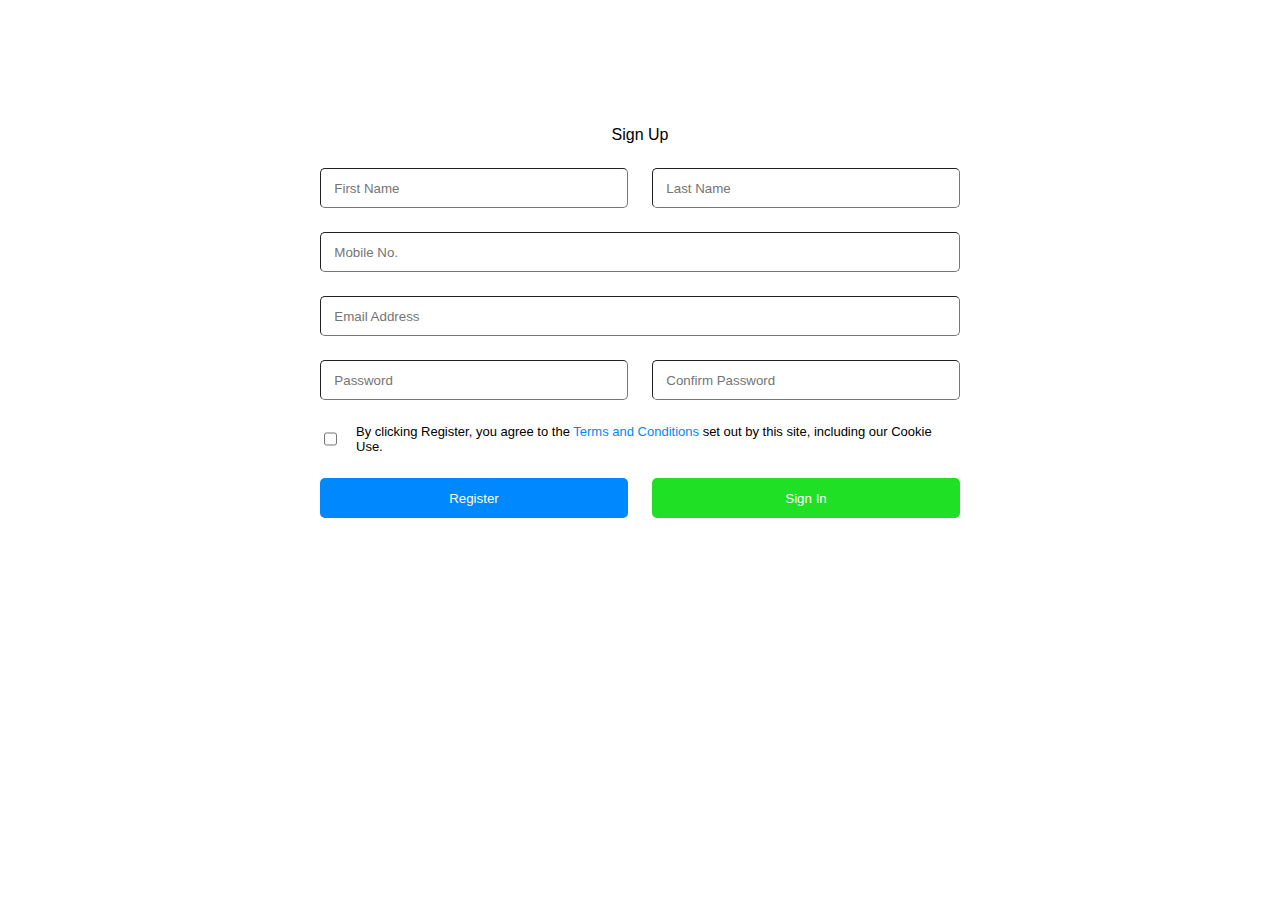
<file: hw1/index.html>
<!DOCTYPE html>
<html lang="en">
<head>
    <meta charset="UTF-8">
    <meta http-equiv="X-UA-Compatible" content="IE=edge">
    <meta name="viewport" content="width=device-width, initial-scale=1.0">
    <title>Document</title>
    <link rel="stylesheet" href="styles.css">
</head>
<body>
    <form class="container" action="">
        <legend class="cross-cols">Sign Up</legend>
        <input type="text" placeholder="First Name">
        <input type="text" placeholder="Last Name">
        <input type="tel" class="cross-cols" placeholder="Mobile No.">
        <input type="email" class="cross-cols" placeholder="Email Address">
        <input type="password" placeholder="Password">
        <input type="password" placeholder="Confirm Password">
        <div class="cross-cols stretch-cols">
            <input type="checkbox" name="" id="">
            <p class="text-m">By clicking Register, you agree to the <a href="" class="primary-text">Terms and Conditions</a> set out by this site, including our Cookie Use.</p>
        </div>
        <button class="primary">Register</button>
        <button class="success">Sign In</button>
    </form>
</body>
</html>
</file>
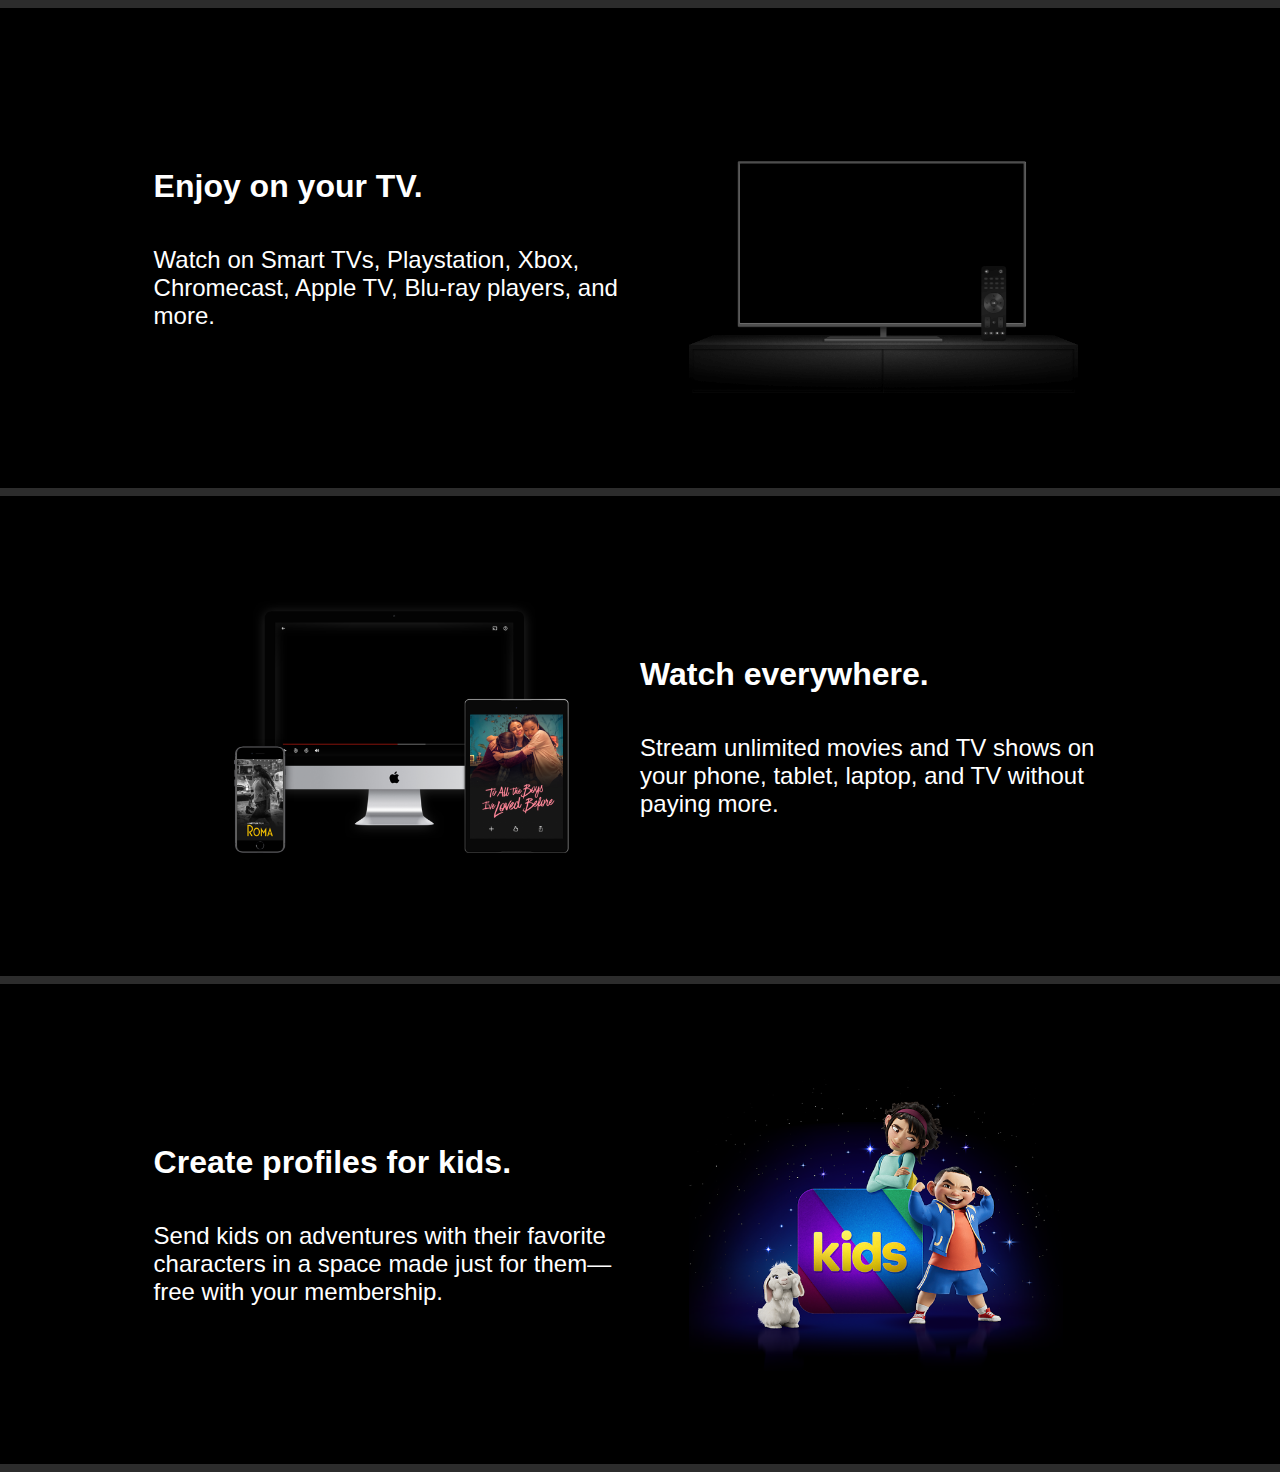
<file: hw2/index.html>
<!DOCTYPE html>
<html lang="en">
<head>
    <meta charset="UTF-8">
    <meta http-equiv="X-UA-Compatible" content="IE=edge">
    <meta name="viewport" content="width=device-width, initial-scale=1.0">
    <title>Document</title>
    <link rel="stylesheet" href="styles.css">
</head>
<body>
    <div class="list">
        <div class="list__item list__item--text-left">
            <div class="text-group">
                <h1>Enjoy on your TV.</h1>
                <h2>Watch on Smart TVs, Playstation, Xbox, Chromecast, Apple TV, Blu-ray players, and more.</h2>
            </div>
            <div class="img-group">
                <img src="assets/tv.png" alt="">
            </div>
        </div>
        <div class="list__item list__item--text-right">
            <div class="text-group">
                <h1>Watch everywhere.</h1>
                <h2>Stream unlimited movies and TV shows on your phone, tablet, laptop, and TV without paying more.</h2>
            </div>
            <div class="img-group">
                <img src="assets/device-pile.png" alt="">
            </div>
        </div>
        <div class="list__item list__item--text-left">
            <div class="text-group">
                <div class="text-group">
                    <h1>Create profiles for kids.</h1>
                    <h2>Send kids on adventures with their favorite characters in a space made just for them—free with your membership.</h2>
                </div>
            </div>
            <div class="img-group">
                <img src="assets/kids.png" alt="">
            </div>
        </div>
    </div>
</body>
</html>
</file>
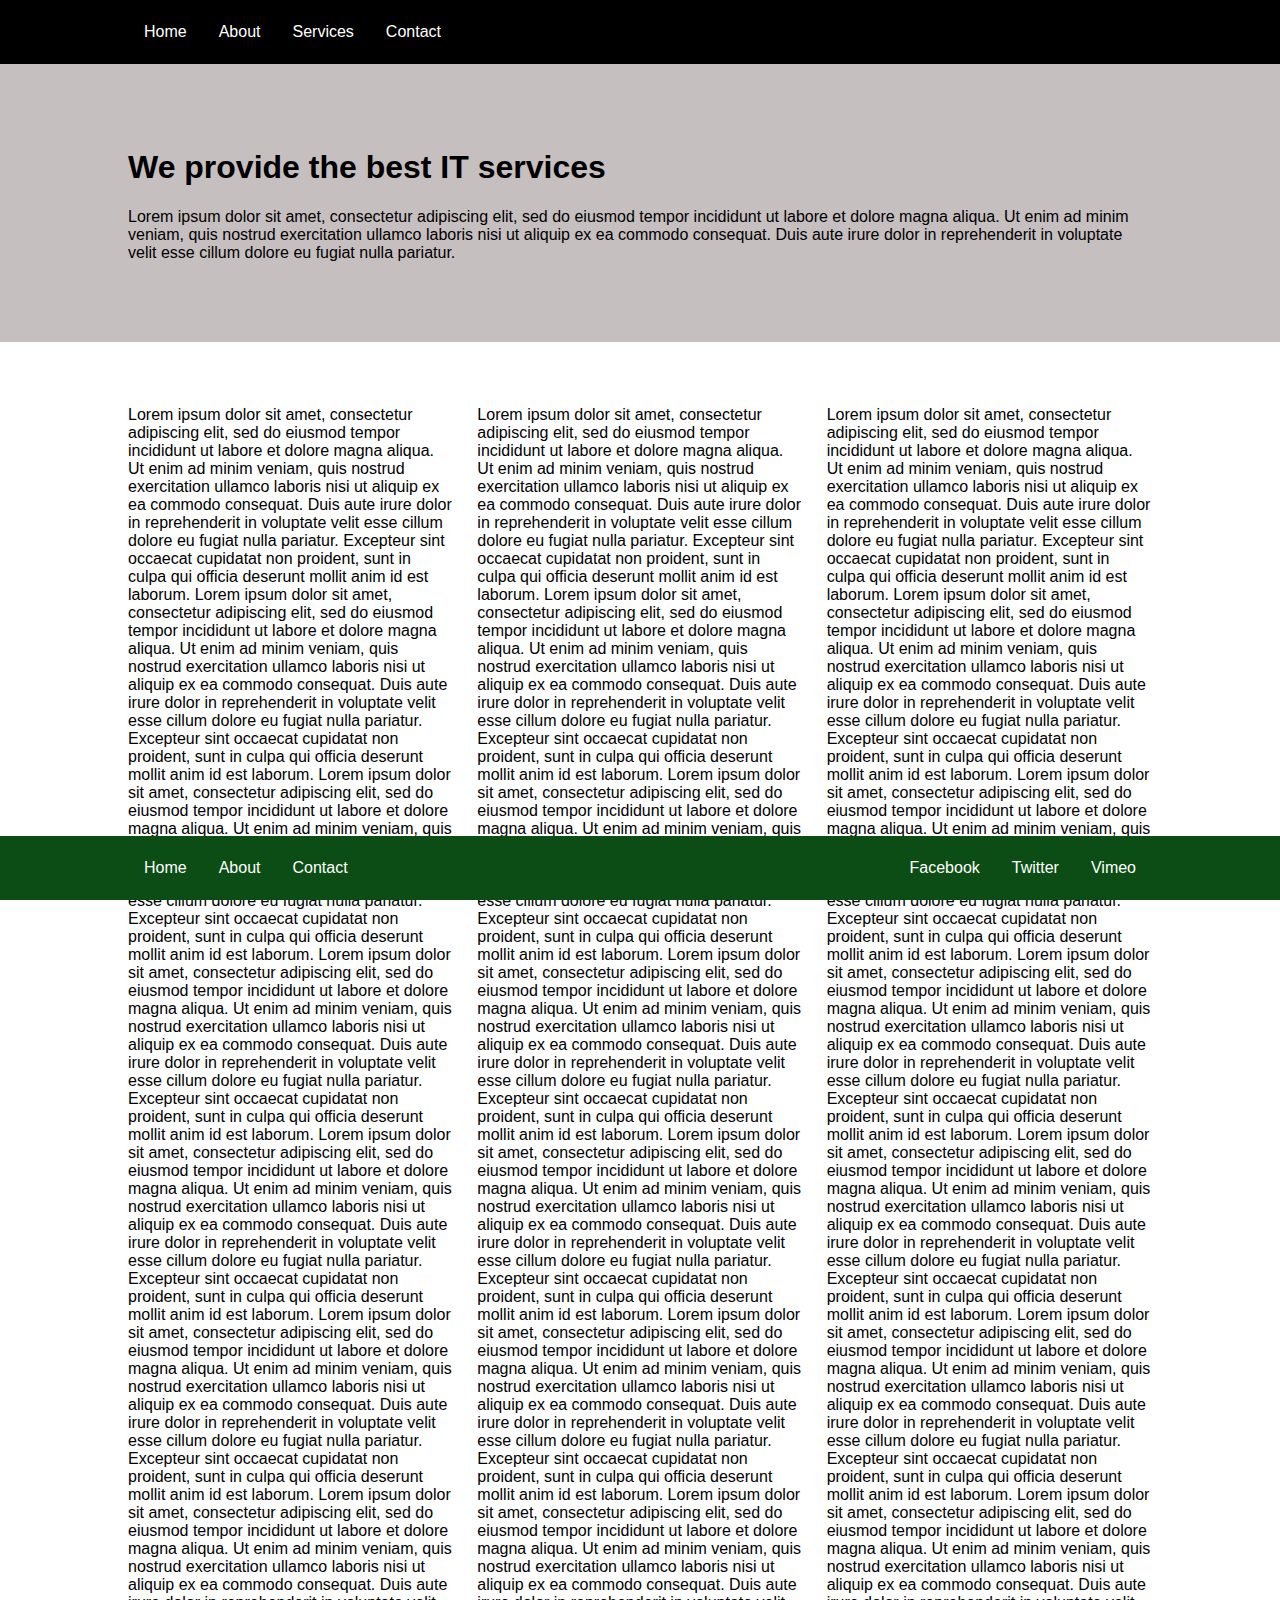
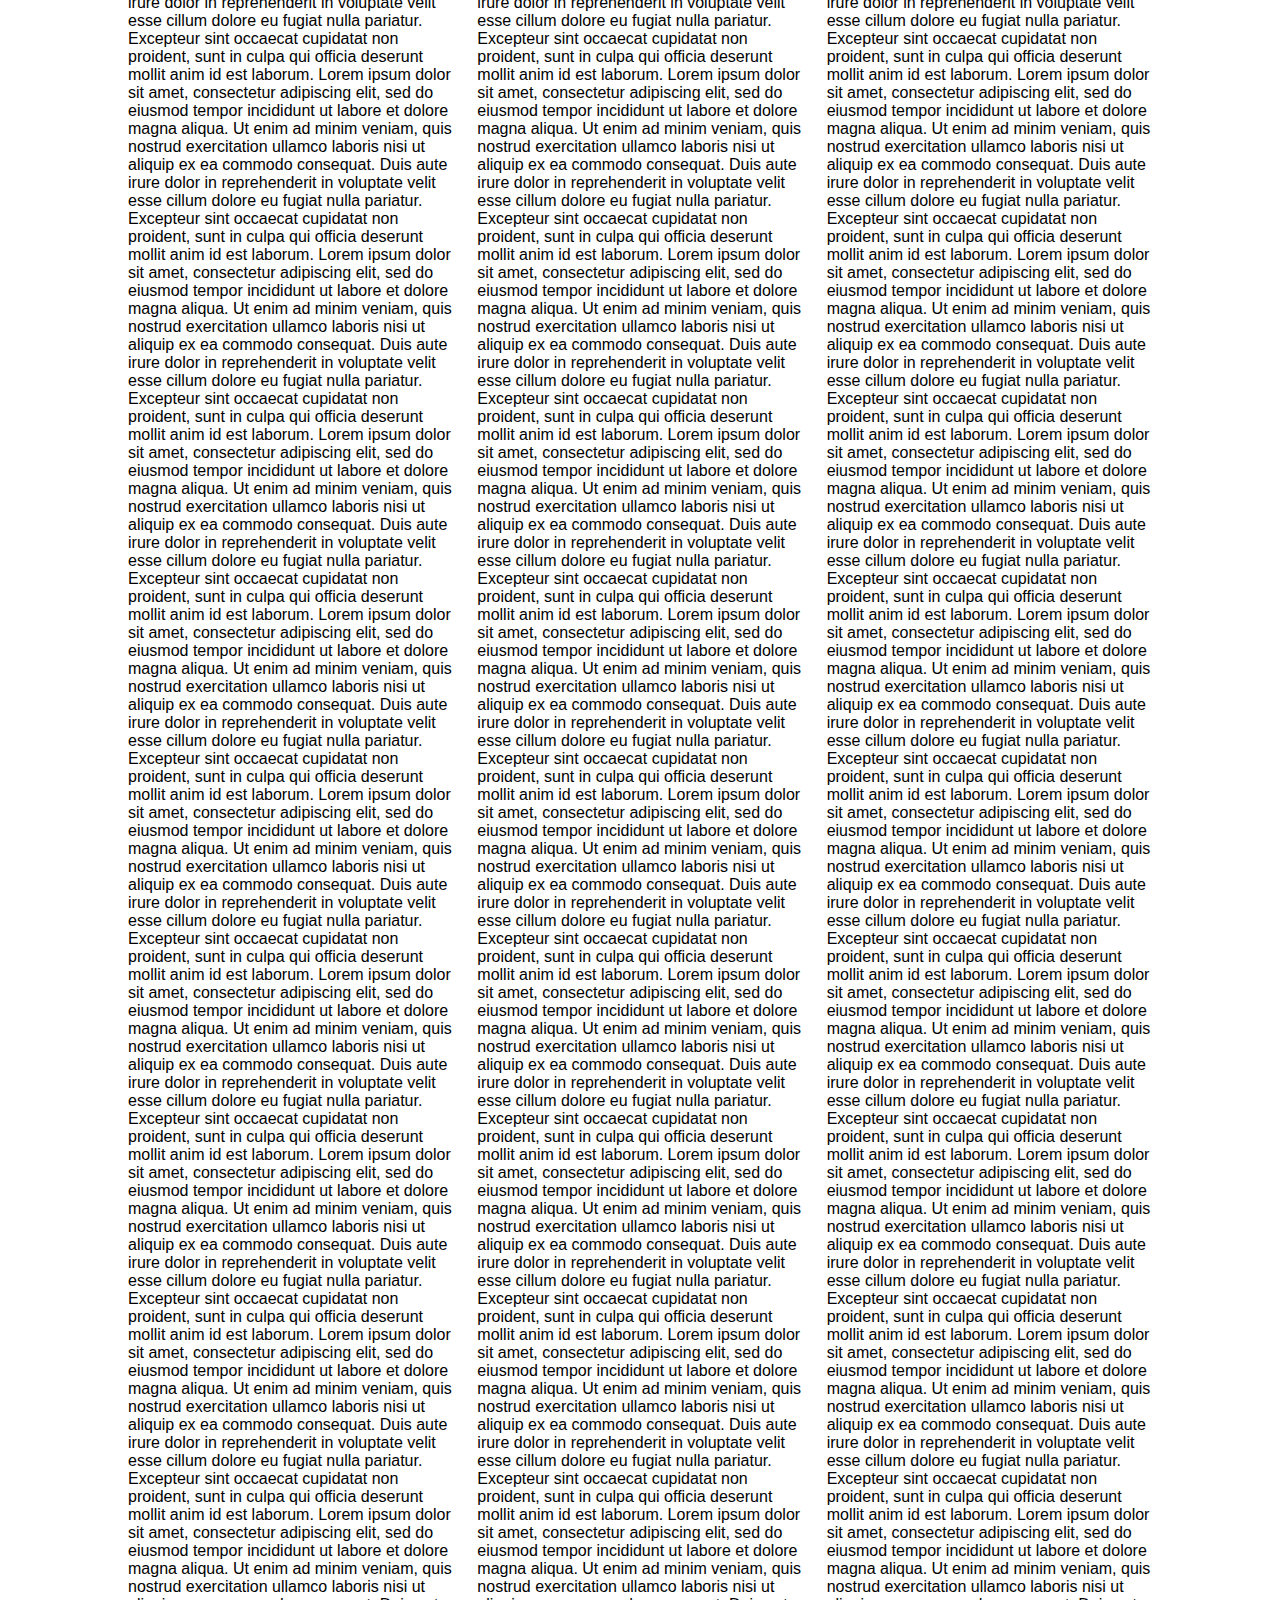
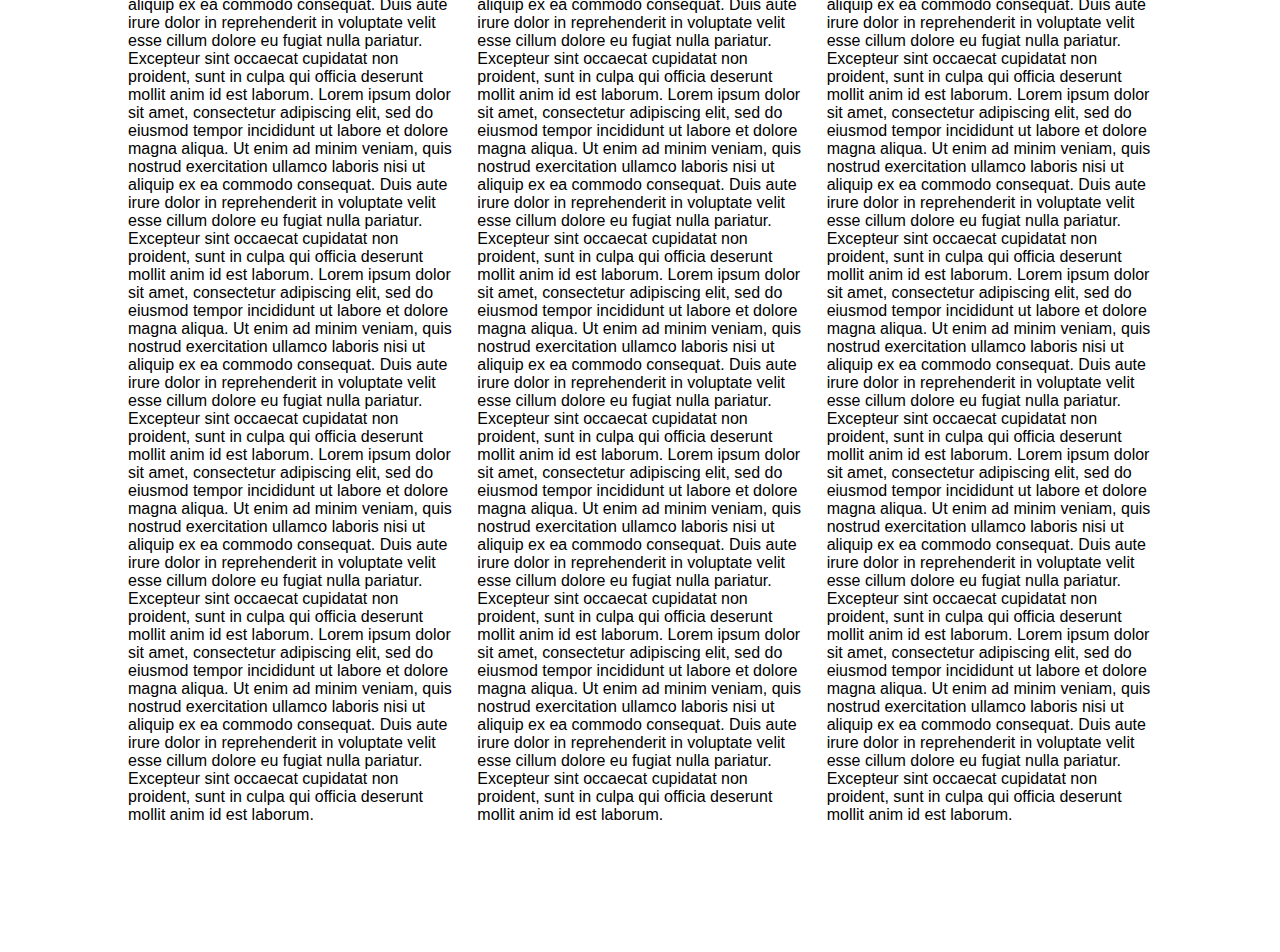
<file: hw3/index.html>
<!DOCTYPE html>
<html lang="en">
<head>
    <meta charset="UTF-8">
    <meta http-equiv="X-UA-Compatible" content="IE=edge">
    <meta name="viewport" content="width=device-width, initial-scale=1.0">
    <title>Document</title>
    <link rel="stylesheet" href="styles.css">
</head>
<body>
    <nav>
        <ul class="navbar">
            <li><a href="#">Home</a></li>
            <li><a href="#">About</a></li>
            <li><a href="#">Services</a></li>
            <li><a href="#">Contact</a></li>
        </ul>
    </nav>
    <div class="head-display">
        <h1>We provide the best IT services</h1>
        <p>Lorem ipsum dolor sit amet, consectetur adipiscing elit, sed do eiusmod tempor incididunt ut labore et dolore magna aliqua. Ut enim ad minim veniam, quis nostrud exercitation ullamco laboris nisi ut aliquip ex ea commodo consequat. Duis aute irure dolor in reprehenderit in voluptate velit esse cillum dolore eu fugiat nulla pariatur.</p>
    </div>
    <div class="content-display">
        <p>Lorem ipsum dolor sit amet, consectetur adipiscing elit, sed do eiusmod tempor incididunt ut labore et dolore magna aliqua. Ut enim ad minim veniam, quis nostrud exercitation ullamco laboris nisi ut aliquip ex ea commodo consequat. Duis aute irure dolor in reprehenderit in voluptate velit esse cillum dolore eu fugiat nulla pariatur. Excepteur sint occaecat cupidatat non proident, sunt in culpa qui officia deserunt mollit anim id est laborum. Lorem ipsum dolor sit amet, consectetur adipiscing elit, sed do eiusmod tempor incididunt ut labore et dolore magna aliqua. Ut enim ad minim veniam, quis nostrud exercitation ullamco laboris nisi ut aliquip ex ea commodo consequat. Duis aute irure dolor in reprehenderit in voluptate velit esse cillum dolore eu fugiat nulla pariatur. Excepteur sint occaecat cupidatat non proident, sunt in culpa qui officia deserunt mollit anim id est laborum. Lorem ipsum dolor sit amet, consectetur adipiscing elit, sed do eiusmod tempor incididunt ut labore et dolore magna aliqua. Ut enim ad minim veniam, quis nostrud exercitation ullamco laboris nisi ut aliquip ex ea commodo consequat. Duis aute irure dolor in reprehenderit in voluptate velit esse cillum dolore eu fugiat nulla pariatur. Excepteur sint occaecat cupidatat non proident, sunt in culpa qui officia deserunt mollit anim id est laborum. Lorem ipsum dolor sit amet, consectetur adipiscing elit, sed do eiusmod tempor incididunt ut labore et dolore magna aliqua. Ut enim ad minim veniam, quis nostrud exercitation ullamco laboris nisi ut aliquip ex ea commodo consequat. Duis aute irure dolor in reprehenderit in voluptate velit esse cillum dolore eu fugiat nulla pariatur. Excepteur sint occaecat cupidatat non proident, sunt in culpa qui officia deserunt mollit anim id est laborum. Lorem ipsum dolor sit amet, consectetur adipiscing elit, sed do eiusmod tempor incididunt ut labore et dolore magna aliqua. Ut enim ad minim veniam, quis nostrud exercitation ullamco laboris nisi ut aliquip ex ea commodo consequat. Duis aute irure dolor in reprehenderit in voluptate velit esse cillum dolore eu fugiat nulla pariatur. Excepteur sint occaecat cupidatat non proident, sunt in culpa qui officia deserunt mollit anim id est laborum. Lorem ipsum dolor sit amet, consectetur adipiscing elit, sed do eiusmod tempor incididunt ut labore et dolore magna aliqua. Ut enim ad minim veniam, quis nostrud exercitation ullamco laboris nisi ut aliquip ex ea commodo consequat. Duis aute irure dolor in reprehenderit in voluptate velit esse cillum dolore eu fugiat nulla pariatur. Excepteur sint occaecat cupidatat non proident, sunt in culpa qui officia deserunt mollit anim id est laborum. Lorem ipsum dolor sit amet, consectetur adipiscing elit, sed do eiusmod tempor incididunt ut labore et dolore magna aliqua. Ut enim ad minim veniam, quis nostrud exercitation ullamco laboris nisi ut aliquip ex ea commodo consequat. Duis aute irure dolor in reprehenderit in voluptate velit esse cillum dolore eu fugiat nulla pariatur. Excepteur sint occaecat cupidatat non proident, sunt in culpa qui officia deserunt mollit anim id est laborum. Lorem ipsum dolor sit amet, consectetur adipiscing elit, sed do eiusmod tempor incididunt ut labore et dolore magna aliqua. Ut enim ad minim veniam, quis nostrud exercitation ullamco laboris nisi ut aliquip ex ea commodo consequat. Duis aute irure dolor in reprehenderit in voluptate velit esse cillum dolore eu fugiat nulla pariatur. Excepteur sint occaecat cupidatat non proident, sunt in culpa qui officia deserunt mollit anim id est laborum. Lorem ipsum dolor sit amet, consectetur adipiscing elit, sed do eiusmod tempor incididunt ut labore et dolore magna aliqua. Ut enim ad minim veniam, quis nostrud exercitation ullamco laboris nisi ut aliquip ex ea commodo consequat. Duis aute irure dolor in reprehenderit in voluptate velit esse cillum dolore eu fugiat nulla pariatur. Excepteur sint occaecat cupidatat non proident, sunt in culpa qui officia deserunt mollit anim id est laborum. Lorem ipsum dolor sit amet, consectetur adipiscing elit, sed do eiusmod tempor incididunt ut labore et dolore magna aliqua. Ut enim ad minim veniam, quis nostrud exercitation ullamco laboris nisi ut aliquip ex ea commodo consequat. Duis aute irure dolor in reprehenderit in voluptate velit esse cillum dolore eu fugiat nulla pariatur. Excepteur sint occaecat cupidatat non proident, sunt in culpa qui officia deserunt mollit anim id est laborum. Lorem ipsum dolor sit amet, consectetur adipiscing elit, sed do eiusmod tempor incididunt ut labore et dolore magna aliqua. Ut enim ad minim veniam, quis nostrud exercitation ullamco laboris nisi ut aliquip ex ea commodo consequat. Duis aute irure dolor in reprehenderit in voluptate velit esse cillum dolore eu fugiat nulla pariatur. Excepteur sint occaecat cupidatat non proident, sunt in culpa qui officia deserunt mollit anim id est laborum. Lorem ipsum dolor sit amet, consectetur adipiscing elit, sed do eiusmod tempor incididunt ut labore et dolore magna aliqua. Ut enim ad minim veniam, quis nostrud exercitation ullamco laboris nisi ut aliquip ex ea commodo consequat. Duis aute irure dolor in reprehenderit in voluptate velit esse cillum dolore eu fugiat nulla pariatur. Excepteur sint occaecat cupidatat non proident, sunt in culpa qui officia deserunt mollit anim id est laborum. Lorem ipsum dolor sit amet, consectetur adipiscing elit, sed do eiusmod tempor incididunt ut labore et dolore magna aliqua. Ut enim ad minim veniam, quis nostrud exercitation ullamco laboris nisi ut aliquip ex ea commodo consequat. Duis aute irure dolor in reprehenderit in voluptate velit esse cillum dolore eu fugiat nulla pariatur. Excepteur sint occaecat cupidatat non proident, sunt in culpa qui officia deserunt mollit anim id est laborum. Lorem ipsum dolor sit amet, consectetur adipiscing elit, sed do eiusmod tempor incididunt ut labore et dolore magna aliqua. Ut enim ad minim veniam, quis nostrud exercitation ullamco laboris nisi ut aliquip ex ea commodo consequat. Duis aute irure dolor in reprehenderit in voluptate velit esse cillum dolore eu fugiat nulla pariatur. Excepteur sint occaecat cupidatat non proident, sunt in culpa qui officia deserunt mollit anim id est laborum. Lorem ipsum dolor sit amet, consectetur adipiscing elit, sed do eiusmod tempor incididunt ut labore et dolore magna aliqua. Ut enim ad minim veniam, quis nostrud exercitation ullamco laboris nisi ut aliquip ex ea commodo consequat. Duis aute irure dolor in reprehenderit in voluptate velit esse cillum dolore eu fugiat nulla pariatur. Excepteur sint occaecat cupidatat non proident, sunt in culpa qui officia deserunt mollit anim id est laborum. Lorem ipsum dolor sit amet, consectetur adipiscing elit, sed do eiusmod tempor incididunt ut labore et dolore magna aliqua. Ut enim ad minim veniam, quis nostrud exercitation ullamco laboris nisi ut aliquip ex ea commodo consequat. Duis aute irure dolor in reprehenderit in voluptate velit esse cillum dolore eu fugiat nulla pariatur. Excepteur sint occaecat cupidatat non proident, sunt in culpa qui officia deserunt mollit anim id est laborum. Lorem ipsum dolor sit amet, consectetur adipiscing elit, sed do eiusmod tempor incididunt ut labore et dolore magna aliqua. Ut enim ad minim veniam, quis nostrud exercitation ullamco laboris nisi ut aliquip ex ea commodo consequat. Duis aute irure dolor in reprehenderit in voluptate velit esse cillum dolore eu fugiat nulla pariatur. Excepteur sint occaecat cupidatat non proident, sunt in culpa qui officia deserunt mollit anim id est laborum. Lorem ipsum dolor sit amet, consectetur adipiscing elit, sed do eiusmod tempor incididunt ut labore et dolore magna aliqua. Ut enim ad minim veniam, quis nostrud exercitation ullamco laboris nisi ut aliquip ex ea commodo consequat. Duis aute irure dolor in reprehenderit in voluptate velit esse cillum dolore eu fugiat nulla pariatur. Excepteur sint occaecat cupidatat non proident, sunt in culpa qui officia deserunt mollit anim id est laborum. Lorem ipsum dolor sit amet, consectetur adipiscing elit, sed do eiusmod tempor incididunt ut labore et dolore magna aliqua. Ut enim ad minim veniam, quis nostrud exercitation ullamco laboris nisi ut aliquip ex ea commodo consequat. Duis aute irure dolor in reprehenderit in voluptate velit esse cillum dolore eu fugiat nulla pariatur. Excepteur sint occaecat cupidatat non proident, sunt in culpa qui officia deserunt mollit anim id est laborum. Lorem ipsum dolor sit amet, consectetur adipiscing elit, sed do eiusmod tempor incididunt ut labore et dolore magna aliqua. Ut enim ad minim veniam, quis nostrud exercitation ullamco laboris nisi ut aliquip ex ea commodo consequat. Duis aute irure dolor in reprehenderit in voluptate velit esse cillum dolore eu fugiat nulla pariatur. Excepteur sint occaecat cupidatat non proident, sunt in culpa qui officia deserunt mollit anim id est laborum.</p>
        <p>Lorem ipsum dolor sit amet, consectetur adipiscing elit, sed do eiusmod tempor incididunt ut labore et dolore magna aliqua. Ut enim ad minim veniam, quis nostrud exercitation ullamco laboris nisi ut aliquip ex ea commodo consequat. Duis aute irure dolor in reprehenderit in voluptate velit esse cillum dolore eu fugiat nulla pariatur. Excepteur sint occaecat cupidatat non proident, sunt in culpa qui officia deserunt mollit anim id est laborum. Lorem ipsum dolor sit amet, consectetur adipiscing elit, sed do eiusmod tempor incididunt ut labore et dolore magna aliqua. Ut enim ad minim veniam, quis nostrud exercitation ullamco laboris nisi ut aliquip ex ea commodo consequat. Duis aute irure dolor in reprehenderit in voluptate velit esse cillum dolore eu fugiat nulla pariatur. Excepteur sint occaecat cupidatat non proident, sunt in culpa qui officia deserunt mollit anim id est laborum. Lorem ipsum dolor sit amet, consectetur adipiscing elit, sed do eiusmod tempor incididunt ut labore et dolore magna aliqua. Ut enim ad minim veniam, quis nostrud exercitation ullamco laboris nisi ut aliquip ex ea commodo consequat. Duis aute irure dolor in reprehenderit in voluptate velit esse cillum dolore eu fugiat nulla pariatur. Excepteur sint occaecat cupidatat non proident, sunt in culpa qui officia deserunt mollit anim id est laborum. Lorem ipsum dolor sit amet, consectetur adipiscing elit, sed do eiusmod tempor incididunt ut labore et dolore magna aliqua. Ut enim ad minim veniam, quis nostrud exercitation ullamco laboris nisi ut aliquip ex ea commodo consequat. Duis aute irure dolor in reprehenderit in voluptate velit esse cillum dolore eu fugiat nulla pariatur. Excepteur sint occaecat cupidatat non proident, sunt in culpa qui officia deserunt mollit anim id est laborum. Lorem ipsum dolor sit amet, consectetur adipiscing elit, sed do eiusmod tempor incididunt ut labore et dolore magna aliqua. Ut enim ad minim veniam, quis nostrud exercitation ullamco laboris nisi ut aliquip ex ea commodo consequat. Duis aute irure dolor in reprehenderit in voluptate velit esse cillum dolore eu fugiat nulla pariatur. Excepteur sint occaecat cupidatat non proident, sunt in culpa qui officia deserunt mollit anim id est laborum. Lorem ipsum dolor sit amet, consectetur adipiscing elit, sed do eiusmod tempor incididunt ut labore et dolore magna aliqua. Ut enim ad minim veniam, quis nostrud exercitation ullamco laboris nisi ut aliquip ex ea commodo consequat. Duis aute irure dolor in reprehenderit in voluptate velit esse cillum dolore eu fugiat nulla pariatur. Excepteur sint occaecat cupidatat non proident, sunt in culpa qui officia deserunt mollit anim id est laborum. Lorem ipsum dolor sit amet, consectetur adipiscing elit, sed do eiusmod tempor incididunt ut labore et dolore magna aliqua. Ut enim ad minim veniam, quis nostrud exercitation ullamco laboris nisi ut aliquip ex ea commodo consequat. Duis aute irure dolor in reprehenderit in voluptate velit esse cillum dolore eu fugiat nulla pariatur. Excepteur sint occaecat cupidatat non proident, sunt in culpa qui officia deserunt mollit anim id est laborum. Lorem ipsum dolor sit amet, consectetur adipiscing elit, sed do eiusmod tempor incididunt ut labore et dolore magna aliqua. Ut enim ad minim veniam, quis nostrud exercitation ullamco laboris nisi ut aliquip ex ea commodo consequat. Duis aute irure dolor in reprehenderit in voluptate velit esse cillum dolore eu fugiat nulla pariatur. Excepteur sint occaecat cupidatat non proident, sunt in culpa qui officia deserunt mollit anim id est laborum. Lorem ipsum dolor sit amet, consectetur adipiscing elit, sed do eiusmod tempor incididunt ut labore et dolore magna aliqua. Ut enim ad minim veniam, quis nostrud exercitation ullamco laboris nisi ut aliquip ex ea commodo consequat. Duis aute irure dolor in reprehenderit in voluptate velit esse cillum dolore eu fugiat nulla pariatur. Excepteur sint occaecat cupidatat non proident, sunt in culpa qui officia deserunt mollit anim id est laborum. Lorem ipsum dolor sit amet, consectetur adipiscing elit, sed do eiusmod tempor incididunt ut labore et dolore magna aliqua. Ut enim ad minim veniam, quis nostrud exercitation ullamco laboris nisi ut aliquip ex ea commodo consequat. Duis aute irure dolor in reprehenderit in voluptate velit esse cillum dolore eu fugiat nulla pariatur. Excepteur sint occaecat cupidatat non proident, sunt in culpa qui officia deserunt mollit anim id est laborum. Lorem ipsum dolor sit amet, consectetur adipiscing elit, sed do eiusmod tempor incididunt ut labore et dolore magna aliqua. Ut enim ad minim veniam, quis nostrud exercitation ullamco laboris nisi ut aliquip ex ea commodo consequat. Duis aute irure dolor in reprehenderit in voluptate velit esse cillum dolore eu fugiat nulla pariatur. Excepteur sint occaecat cupidatat non proident, sunt in culpa qui officia deserunt mollit anim id est laborum. Lorem ipsum dolor sit amet, consectetur adipiscing elit, sed do eiusmod tempor incididunt ut labore et dolore magna aliqua. Ut enim ad minim veniam, quis nostrud exercitation ullamco laboris nisi ut aliquip ex ea commodo consequat. Duis aute irure dolor in reprehenderit in voluptate velit esse cillum dolore eu fugiat nulla pariatur. Excepteur sint occaecat cupidatat non proident, sunt in culpa qui officia deserunt mollit anim id est laborum. Lorem ipsum dolor sit amet, consectetur adipiscing elit, sed do eiusmod tempor incididunt ut labore et dolore magna aliqua. Ut enim ad minim veniam, quis nostrud exercitation ullamco laboris nisi ut aliquip ex ea commodo consequat. Duis aute irure dolor in reprehenderit in voluptate velit esse cillum dolore eu fugiat nulla pariatur. Excepteur sint occaecat cupidatat non proident, sunt in culpa qui officia deserunt mollit anim id est laborum. Lorem ipsum dolor sit amet, consectetur adipiscing elit, sed do eiusmod tempor incididunt ut labore et dolore magna aliqua. Ut enim ad minim veniam, quis nostrud exercitation ullamco laboris nisi ut aliquip ex ea commodo consequat. Duis aute irure dolor in reprehenderit in voluptate velit esse cillum dolore eu fugiat nulla pariatur. Excepteur sint occaecat cupidatat non proident, sunt in culpa qui officia deserunt mollit anim id est laborum. Lorem ipsum dolor sit amet, consectetur adipiscing elit, sed do eiusmod tempor incididunt ut labore et dolore magna aliqua. Ut enim ad minim veniam, quis nostrud exercitation ullamco laboris nisi ut aliquip ex ea commodo consequat. Duis aute irure dolor in reprehenderit in voluptate velit esse cillum dolore eu fugiat nulla pariatur. Excepteur sint occaecat cupidatat non proident, sunt in culpa qui officia deserunt mollit anim id est laborum. Lorem ipsum dolor sit amet, consectetur adipiscing elit, sed do eiusmod tempor incididunt ut labore et dolore magna aliqua. Ut enim ad minim veniam, quis nostrud exercitation ullamco laboris nisi ut aliquip ex ea commodo consequat. Duis aute irure dolor in reprehenderit in voluptate velit esse cillum dolore eu fugiat nulla pariatur. Excepteur sint occaecat cupidatat non proident, sunt in culpa qui officia deserunt mollit anim id est laborum. Lorem ipsum dolor sit amet, consectetur adipiscing elit, sed do eiusmod tempor incididunt ut labore et dolore magna aliqua. Ut enim ad minim veniam, quis nostrud exercitation ullamco laboris nisi ut aliquip ex ea commodo consequat. Duis aute irure dolor in reprehenderit in voluptate velit esse cillum dolore eu fugiat nulla pariatur. Excepteur sint occaecat cupidatat non proident, sunt in culpa qui officia deserunt mollit anim id est laborum. Lorem ipsum dolor sit amet, consectetur adipiscing elit, sed do eiusmod tempor incididunt ut labore et dolore magna aliqua. Ut enim ad minim veniam, quis nostrud exercitation ullamco laboris nisi ut aliquip ex ea commodo consequat. Duis aute irure dolor in reprehenderit in voluptate velit esse cillum dolore eu fugiat nulla pariatur. Excepteur sint occaecat cupidatat non proident, sunt in culpa qui officia deserunt mollit anim id est laborum. Lorem ipsum dolor sit amet, consectetur adipiscing elit, sed do eiusmod tempor incididunt ut labore et dolore magna aliqua. Ut enim ad minim veniam, quis nostrud exercitation ullamco laboris nisi ut aliquip ex ea commodo consequat. Duis aute irure dolor in reprehenderit in voluptate velit esse cillum dolore eu fugiat nulla pariatur. Excepteur sint occaecat cupidatat non proident, sunt in culpa qui officia deserunt mollit anim id est laborum. Lorem ipsum dolor sit amet, consectetur adipiscing elit, sed do eiusmod tempor incididunt ut labore et dolore magna aliqua. Ut enim ad minim veniam, quis nostrud exercitation ullamco laboris nisi ut aliquip ex ea commodo consequat. Duis aute irure dolor in reprehenderit in voluptate velit esse cillum dolore eu fugiat nulla pariatur. Excepteur sint occaecat cupidatat non proident, sunt in culpa qui officia deserunt mollit anim id est laborum.</p>
        <p>Lorem ipsum dolor sit amet, consectetur adipiscing elit, sed do eiusmod tempor incididunt ut labore et dolore magna aliqua. Ut enim ad minim veniam, quis nostrud exercitation ullamco laboris nisi ut aliquip ex ea commodo consequat. Duis aute irure dolor in reprehenderit in voluptate velit esse cillum dolore eu fugiat nulla pariatur. Excepteur sint occaecat cupidatat non proident, sunt in culpa qui officia deserunt mollit anim id est laborum. Lorem ipsum dolor sit amet, consectetur adipiscing elit, sed do eiusmod tempor incididunt ut labore et dolore magna aliqua. Ut enim ad minim veniam, quis nostrud exercitation ullamco laboris nisi ut aliquip ex ea commodo consequat. Duis aute irure dolor in reprehenderit in voluptate velit esse cillum dolore eu fugiat nulla pariatur. Excepteur sint occaecat cupidatat non proident, sunt in culpa qui officia deserunt mollit anim id est laborum. Lorem ipsum dolor sit amet, consectetur adipiscing elit, sed do eiusmod tempor incididunt ut labore et dolore magna aliqua. Ut enim ad minim veniam, quis nostrud exercitation ullamco laboris nisi ut aliquip ex ea commodo consequat. Duis aute irure dolor in reprehenderit in voluptate velit esse cillum dolore eu fugiat nulla pariatur. Excepteur sint occaecat cupidatat non proident, sunt in culpa qui officia deserunt mollit anim id est laborum. Lorem ipsum dolor sit amet, consectetur adipiscing elit, sed do eiusmod tempor incididunt ut labore et dolore magna aliqua. Ut enim ad minim veniam, quis nostrud exercitation ullamco laboris nisi ut aliquip ex ea commodo consequat. Duis aute irure dolor in reprehenderit in voluptate velit esse cillum dolore eu fugiat nulla pariatur. Excepteur sint occaecat cupidatat non proident, sunt in culpa qui officia deserunt mollit anim id est laborum. Lorem ipsum dolor sit amet, consectetur adipiscing elit, sed do eiusmod tempor incididunt ut labore et dolore magna aliqua. Ut enim ad minim veniam, quis nostrud exercitation ullamco laboris nisi ut aliquip ex ea commodo consequat. Duis aute irure dolor in reprehenderit in voluptate velit esse cillum dolore eu fugiat nulla pariatur. Excepteur sint occaecat cupidatat non proident, sunt in culpa qui officia deserunt mollit anim id est laborum. Lorem ipsum dolor sit amet, consectetur adipiscing elit, sed do eiusmod tempor incididunt ut labore et dolore magna aliqua. Ut enim ad minim veniam, quis nostrud exercitation ullamco laboris nisi ut aliquip ex ea commodo consequat. Duis aute irure dolor in reprehenderit in voluptate velit esse cillum dolore eu fugiat nulla pariatur. Excepteur sint occaecat cupidatat non proident, sunt in culpa qui officia deserunt mollit anim id est laborum. Lorem ipsum dolor sit amet, consectetur adipiscing elit, sed do eiusmod tempor incididunt ut labore et dolore magna aliqua. Ut enim ad minim veniam, quis nostrud exercitation ullamco laboris nisi ut aliquip ex ea commodo consequat. Duis aute irure dolor in reprehenderit in voluptate velit esse cillum dolore eu fugiat nulla pariatur. Excepteur sint occaecat cupidatat non proident, sunt in culpa qui officia deserunt mollit anim id est laborum. Lorem ipsum dolor sit amet, consectetur adipiscing elit, sed do eiusmod tempor incididunt ut labore et dolore magna aliqua. Ut enim ad minim veniam, quis nostrud exercitation ullamco laboris nisi ut aliquip ex ea commodo consequat. Duis aute irure dolor in reprehenderit in voluptate velit esse cillum dolore eu fugiat nulla pariatur. Excepteur sint occaecat cupidatat non proident, sunt in culpa qui officia deserunt mollit anim id est laborum. Lorem ipsum dolor sit amet, consectetur adipiscing elit, sed do eiusmod tempor incididunt ut labore et dolore magna aliqua. Ut enim ad minim veniam, quis nostrud exercitation ullamco laboris nisi ut aliquip ex ea commodo consequat. Duis aute irure dolor in reprehenderit in voluptate velit esse cillum dolore eu fugiat nulla pariatur. Excepteur sint occaecat cupidatat non proident, sunt in culpa qui officia deserunt mollit anim id est laborum. Lorem ipsum dolor sit amet, consectetur adipiscing elit, sed do eiusmod tempor incididunt ut labore et dolore magna aliqua. Ut enim ad minim veniam, quis nostrud exercitation ullamco laboris nisi ut aliquip ex ea commodo consequat. Duis aute irure dolor in reprehenderit in voluptate velit esse cillum dolore eu fugiat nulla pariatur. Excepteur sint occaecat cupidatat non proident, sunt in culpa qui officia deserunt mollit anim id est laborum. Lorem ipsum dolor sit amet, consectetur adipiscing elit, sed do eiusmod tempor incididunt ut labore et dolore magna aliqua. Ut enim ad minim veniam, quis nostrud exercitation ullamco laboris nisi ut aliquip ex ea commodo consequat. Duis aute irure dolor in reprehenderit in voluptate velit esse cillum dolore eu fugiat nulla pariatur. Excepteur sint occaecat cupidatat non proident, sunt in culpa qui officia deserunt mollit anim id est laborum. Lorem ipsum dolor sit amet, consectetur adipiscing elit, sed do eiusmod tempor incididunt ut labore et dolore magna aliqua. Ut enim ad minim veniam, quis nostrud exercitation ullamco laboris nisi ut aliquip ex ea commodo consequat. Duis aute irure dolor in reprehenderit in voluptate velit esse cillum dolore eu fugiat nulla pariatur. Excepteur sint occaecat cupidatat non proident, sunt in culpa qui officia deserunt mollit anim id est laborum. Lorem ipsum dolor sit amet, consectetur adipiscing elit, sed do eiusmod tempor incididunt ut labore et dolore magna aliqua. Ut enim ad minim veniam, quis nostrud exercitation ullamco laboris nisi ut aliquip ex ea commodo consequat. Duis aute irure dolor in reprehenderit in voluptate velit esse cillum dolore eu fugiat nulla pariatur. Excepteur sint occaecat cupidatat non proident, sunt in culpa qui officia deserunt mollit anim id est laborum. Lorem ipsum dolor sit amet, consectetur adipiscing elit, sed do eiusmod tempor incididunt ut labore et dolore magna aliqua. Ut enim ad minim veniam, quis nostrud exercitation ullamco laboris nisi ut aliquip ex ea commodo consequat. Duis aute irure dolor in reprehenderit in voluptate velit esse cillum dolore eu fugiat nulla pariatur. Excepteur sint occaecat cupidatat non proident, sunt in culpa qui officia deserunt mollit anim id est laborum. Lorem ipsum dolor sit amet, consectetur adipiscing elit, sed do eiusmod tempor incididunt ut labore et dolore magna aliqua. Ut enim ad minim veniam, quis nostrud exercitation ullamco laboris nisi ut aliquip ex ea commodo consequat. Duis aute irure dolor in reprehenderit in voluptate velit esse cillum dolore eu fugiat nulla pariatur. Excepteur sint occaecat cupidatat non proident, sunt in culpa qui officia deserunt mollit anim id est laborum. Lorem ipsum dolor sit amet, consectetur adipiscing elit, sed do eiusmod tempor incididunt ut labore et dolore magna aliqua. Ut enim ad minim veniam, quis nostrud exercitation ullamco laboris nisi ut aliquip ex ea commodo consequat. Duis aute irure dolor in reprehenderit in voluptate velit esse cillum dolore eu fugiat nulla pariatur. Excepteur sint occaecat cupidatat non proident, sunt in culpa qui officia deserunt mollit anim id est laborum. Lorem ipsum dolor sit amet, consectetur adipiscing elit, sed do eiusmod tempor incididunt ut labore et dolore magna aliqua. Ut enim ad minim veniam, quis nostrud exercitation ullamco laboris nisi ut aliquip ex ea commodo consequat. Duis aute irure dolor in reprehenderit in voluptate velit esse cillum dolore eu fugiat nulla pariatur. Excepteur sint occaecat cupidatat non proident, sunt in culpa qui officia deserunt mollit anim id est laborum. Lorem ipsum dolor sit amet, consectetur adipiscing elit, sed do eiusmod tempor incididunt ut labore et dolore magna aliqua. Ut enim ad minim veniam, quis nostrud exercitation ullamco laboris nisi ut aliquip ex ea commodo consequat. Duis aute irure dolor in reprehenderit in voluptate velit esse cillum dolore eu fugiat nulla pariatur. Excepteur sint occaecat cupidatat non proident, sunt in culpa qui officia deserunt mollit anim id est laborum. Lorem ipsum dolor sit amet, consectetur adipiscing elit, sed do eiusmod tempor incididunt ut labore et dolore magna aliqua. Ut enim ad minim veniam, quis nostrud exercitation ullamco laboris nisi ut aliquip ex ea commodo consequat. Duis aute irure dolor in reprehenderit in voluptate velit esse cillum dolore eu fugiat nulla pariatur. Excepteur sint occaecat cupidatat non proident, sunt in culpa qui officia deserunt mollit anim id est laborum. Lorem ipsum dolor sit amet, consectetur adipiscing elit, sed do eiusmod tempor incididunt ut labore et dolore magna aliqua. Ut enim ad minim veniam, quis nostrud exercitation ullamco laboris nisi ut aliquip ex ea commodo consequat. Duis aute irure dolor in reprehenderit in voluptate velit esse cillum dolore eu fugiat nulla pariatur. Excepteur sint occaecat cupidatat non proident, sunt in culpa qui officia deserunt mollit anim id est laborum.</p>
    </div>
    <footer class="footbar">
        <ul class="footbar-group">
            <li><a href="#">Home</a></li>
            <li><a href="#">About</a></li>
            <li><a href="#">Contact</a></li>
        </ul>
        <ul class="footbar-group">
            <li><a href="#">Facebook</a></li>
            <li><a href="#">Twitter</a></li>
            <li><a href="#">Vimeo</a></li>
        </ul>
    </footer>
</body>
</html>
</file>
<file: hw1/styles.css>
:root {
    --primary-color: hsl(208, 100%, 50%);
    --success-color:hsl(122, 76%, 50%);
}


body {
    font-family: 'Segoe UI', Tahoma, Geneva, Verdana, sans-serif;
}

.container {
    display: grid;
    gap: 24px;
    grid-template-columns: repeat(2, 1fr);
    margin: 10% auto;
    align-items: center;
    justify-items: center;
    max-width: 640px;
}

input {
    box-sizing: border-box;
    border-radius: 5px;
    border-width: 1px;
    height: 40px;
    width: 100%;
    padding-left: 1em;
}

input[type="checkbox"] {
    height: unset;
    width: unset;
}

.cross-cols {
    grid-column-start: 1;
    grid-column-end: 3;
}

.stretch-cols {
    display: flex;
    gap: 1em;
}

button {
    border-radius: 5px;
    border-width: 0px;
    height: 40px;
    width: 100%;
    color: white;
}

.primary {
    background-color: var(--primary-color);
}

.success {
    background-color: var(--success-color);
}

.primary-text {
    color: var(--primary-color);
    text-decoration: none;
}

.text-m {
    font-size: small;
    margin: 0;
}
</file>
<file: hw2/styles.css>
:root {
    background-color: #2c2c2c;
    color: white;
}


body {
    font-family: 'Segoe UI', Tahoma, Geneva, Verdana, sans-serif;
    margin: unset;
}

.list__item {
    display: flex;
    margin: 8px 0;;
    padding: 0 12%;
    background-color: black;
    height:480px;
}

.list__item--text-right {
    flex-direction: row-reverse;
}

.list__item--text-left {
    flex-direction: row;
}

.img-group {
    flex: 1 1 50%;
    height: 100%;
}

.text-group {
    flex: 1 1 50%;
    display: flex;
    flex-direction: column;
    justify-content: center;
}

h2 {
    font-weight: 100;
}

img {
    padding: 10%;
    width: 80%;
    height: 80%;
    object-fit: contain;
}
</file>
<file: hw3/styles.css>
body {
    font-family: Arial, sans-serif;
    margin: unset;
    padding: 64px 0;
}

nav {
    background-color: black;
    color: white;
    width: 100%;
    padding: 0 10%;
    position: fixed;
    top: 0;
    height: 64px;
}

.navbar {
    display: flex;
    flex: 1 1 auto;
    justify-content: flex-start;
    align-items: center;
    height: 100%;
}

ul {
    list-style-type: none;
    margin: unset;
    padding: unset;
}

li {
    margin: 0 1rem;
}

li a {
    text-decoration: none;
    color: unset;
}

.footbar {
    display: flex;
    justify-content: space-between;
    align-items: center;
    background-color: #0b4d14;
    color: white;
    height: 64px;
    position: fixed;
    width: 100%;
    bottom: 0px;
}

.footbar-group {
    display: flex;
    padding: 0 10%;
}

.head-display {
    background-color: #c6bfbf;
    padding: 64px 10%;
}

.content-display {
    display: flex;
    gap: 24px;
    padding: 48px 10%;
}
</file>
